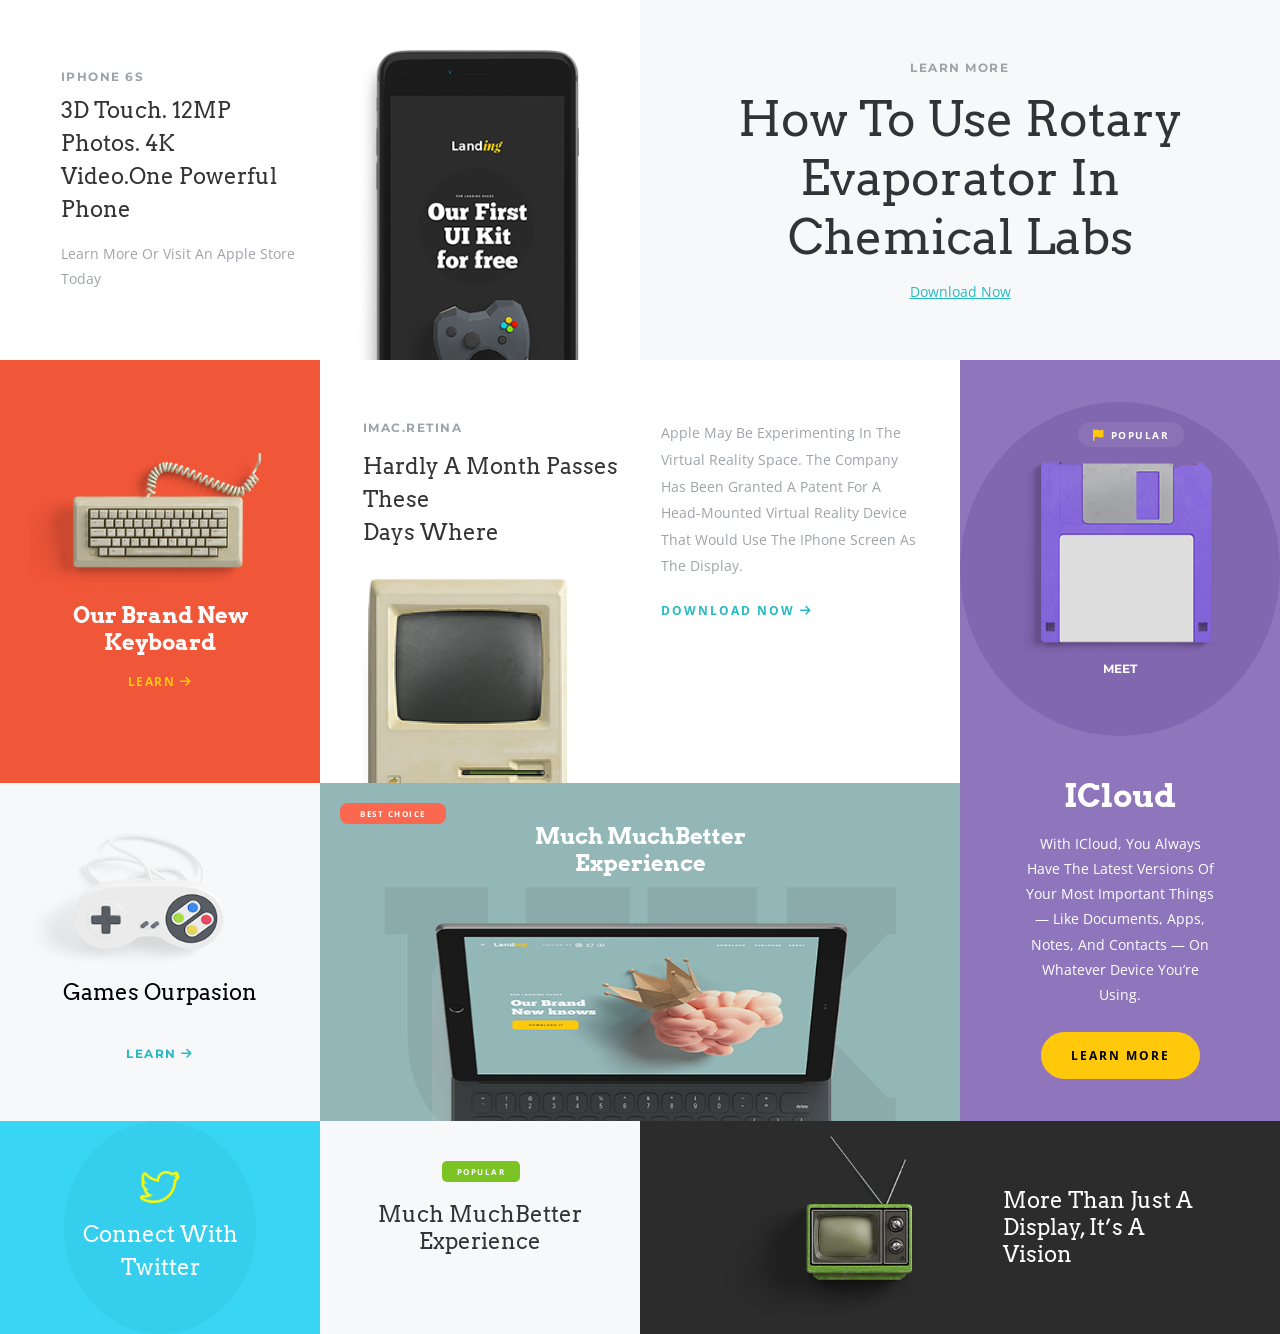
<file: Youssef Elgaher Assignment 6(grid)/index.html>
<!DOCTYPE html>
<html lang="en">
<head>
    <meta charset="UTF-8">
    <meta name="viewport" content="width=device-width, initial-scale=1.0">
    <!-- google fonts link start -->
    <link rel="preconnect" href="https://fonts.googleapis.com">
    <link rel="preconnect" href="https://fonts.gstatic.com" crossorigin>
    <link href="https://fonts.googleapis.com/css2?family=Arvo:ital,wght@0,400;0,700;1,400;1,700&family=Montserrat:ital,wght@0,100..900;1,100..900&family=Open+Sans:ital,wght@0,300..800;1,300..800&display=swap" rel="stylesheet">
    <!-- google fonts link end -->

    <!-- font awesome link start  -->
    <link rel="stylesheet" href="https://cdnjs.cloudflare.com/ajax/libs/font-awesome/6.7.2/css/all.min.css" integrity="sha512-Evv84Mr4kqVGRNSgIGL/F/aIDqQb7xQ2vcrdIwxfjThSH8CSR7PBEakCr51Ck+w+/U6swU2Im1vVX0SVk9ABhg==" crossorigin="anonymous" referrerpolicy="no-referrer" />
    <!-- font awesome link end  -->

    <link rel="stylesheet" href="css/style.css">
    <link rel="stylesheet" href="css/media.css">
    <title>grid</title>
</head>
<body>
    <div class="gallery_grid">
        
        <div class="card card_1">
                <div class="card_1_text">
                    <h4>IPHONE 6S</h4>
                    <h2>3D Touch. 12MP <br> photos. 4K <br> video.One powerful <br> phone</h2>
                    <p>Learn more or visit an Apple Store <br> today</p>
                </div>  
    
                <div class="card_1_photo">
                    <img src="./images/5bc2f42d9f9d5c2db96e7aa2_Img.png" alt="iphone image">
                </div>
        </div>

        <div class="card card_2">
            <div class="card_2_text">
                <h4>LEARN MORE</h4>
                <h2>
                    How to Use Rotary <br> Evaporator in <br> Chemical Labs
                </h2>

                <a href="#">Download now</a>
            </div>
        </div>

        <div class="card card_3">

            <div class="card_3_image">
                <img src="./images/5bc2f42e5b2ebf1f70525e52_Keyboard.png" alt="Keyboard image">
            </div>

            <div class="card_3_text">
                <h2>Our Brand New <br> Keyboard</h2>
                <a href="#">LEARN <i class="fa-solid fa-arrow-right"></i> </a>  
            </div>
        </div>

        <div class="card card_4">
            <div class="col_1">
                <h4>IMAC.RETINA</h4>
                <h2>Hardly a month passes these <br> days where</h2>
                <div class="col_1_image">
                    <img src="./images/Macintosh.png" alt="Macintosh image">
                </div>
            </div>

            <div class="col_2">
                <p>
                    Apple may be experimenting in the virtual reality space. 
                    The company has been granted a patent for a head-mounted 
                    virtual reality device that would use the iPhone screen 
                    as the display.
                </p>
                <a href="#">
                    DOWNLOAD NOW <i class="fa-solid fa-arrow-right"></i> 
                </a>
            </div>
        </div>

        <div class="card card_5"> 
            <div class="card_5_image">
                <div class="details">
                    <p> <span><i class="fa-solid fa-flag"></i></span>POPULAR</p>
                </div>

                <div class="image">
                    <img src="./images/5bc2f42de46b0e56a5607bd7_Floppy.png" alt="Floppy image">
                </div>
                <h4>MEET</h4>
            </div>

            <div class="card_5_text">
                <h2>iCloud</h2>
                <p>
                    With iCloud, you always have the latest versions 
                    of your most important things — like documents, 
                    apps, notes, and contacts — 
                    on whatever device you’re using.
                </p>
                <a href="#">LEARN MORE</a>
            </div>
        </div>

        <div class="card card_6">
            <div class="card_6_image">
                <img src="./images/5bc2f42dccad941a506d145c_Controller.png" alt="Controller image">
            </div>

            <div class="card_6_text">
                <h2>Games ourpasion</h2>
                <a href="#">LEARN <i class="fa-solid fa-arrow-right"></i></a>
            </div>
        </div>

        <div class="card card_7">
            <div class="details">
                <p>BEST CHOICE</p>
            </div>

            <div class="text">
                <h2>Much MuchBetter <br> Experience</h2>
            </div>

            <div class="card_7_image">
                    <img src="./images/iPad Pro.png" alt="iPad Pro image">
            </div>
        </div>

        <div class="card card_8">
            <div class="card_8_content">
                <img src="./images/5bc2f42dac429123bdd925dc_twitter.png" alt="twitter image">
                <h2>Connect with <br> Twitter</h2>
            </div>
        </div>

        <div class="card card_9">
            <div class="details">
                <p>POPULAR</p>
            </div>
            <div class="text">
                <h2>Much MuchBetter <br> Experience</h2>
            </div>
            
        </div>

        <div class="card card_10">
            <div class="card_10_image">
                <img src="./images/5bc2f42eccad9470ed6d145d_TV.png" alt="tv image">
            </div>

            <div class="text">
                <h2>More than just a display,  it’s a vision</h2>
            </div>
        </div>
    </div>
</body>
</html>
</file>
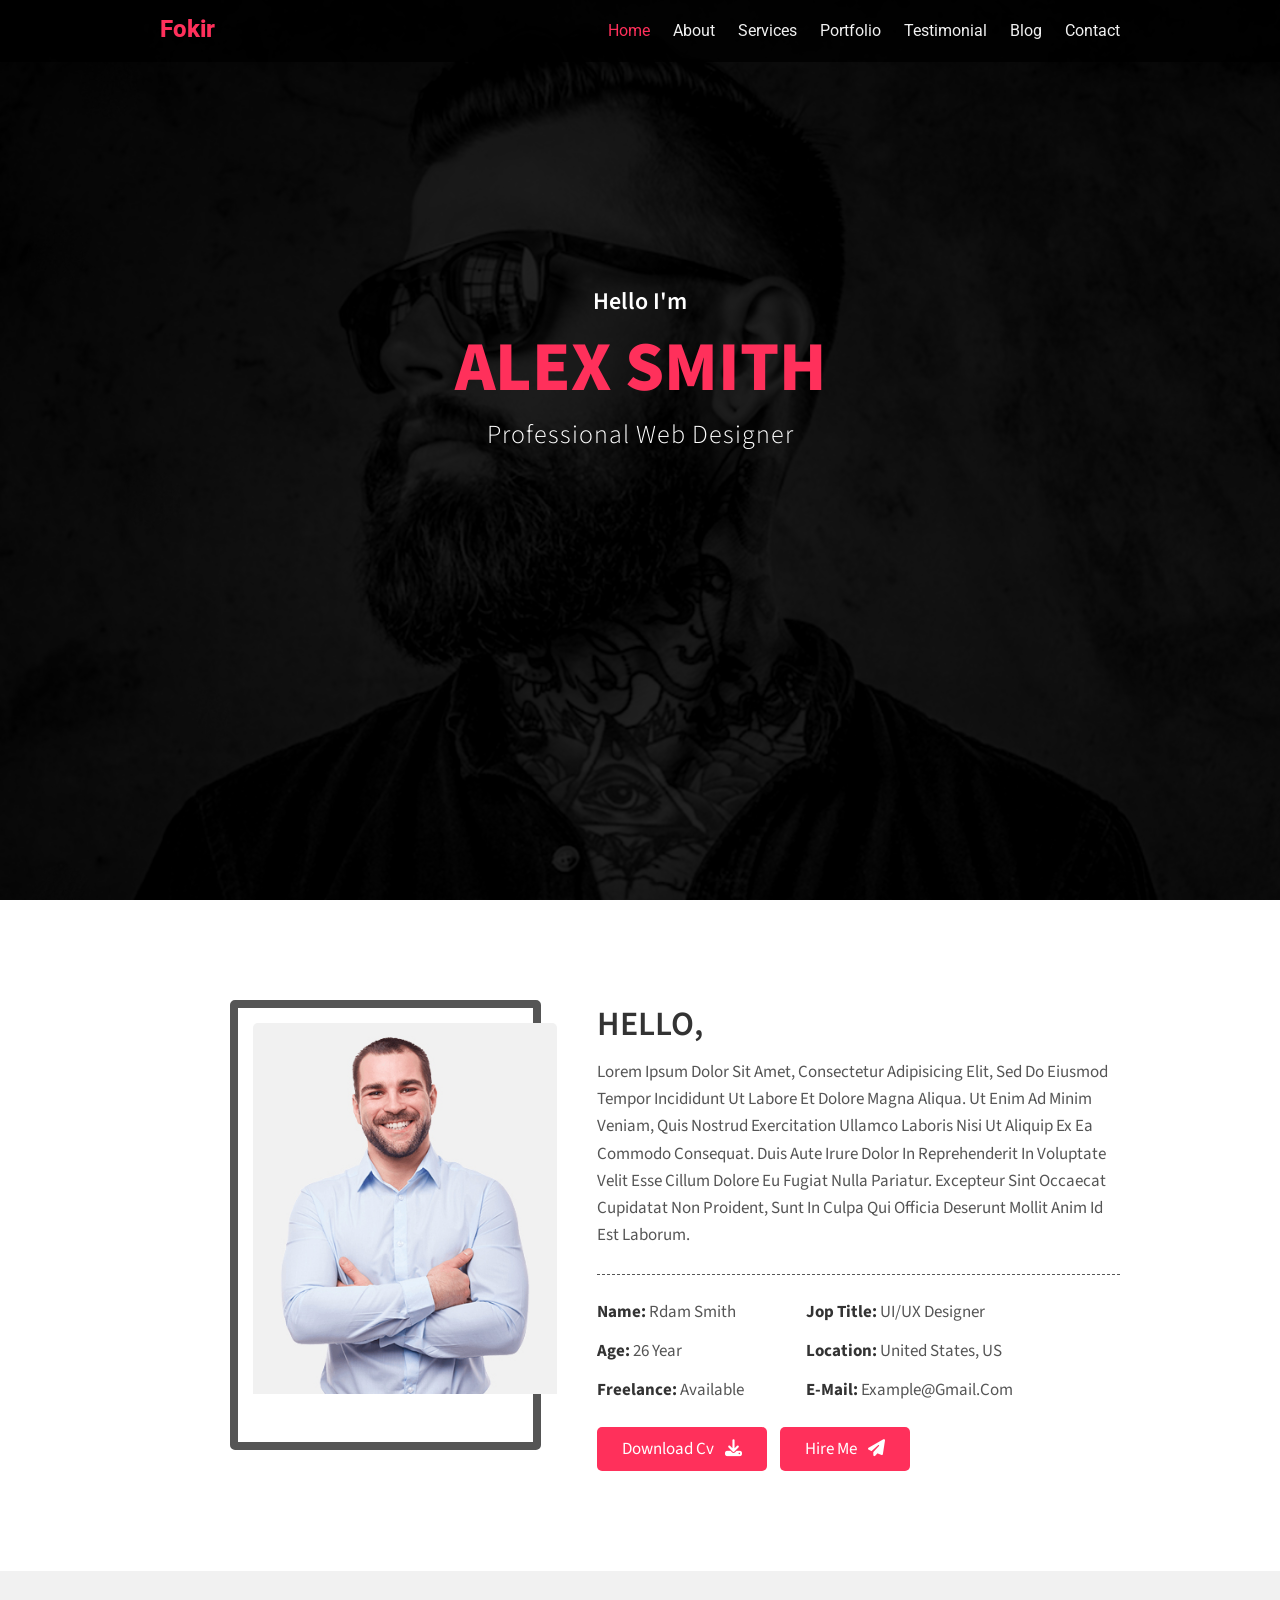
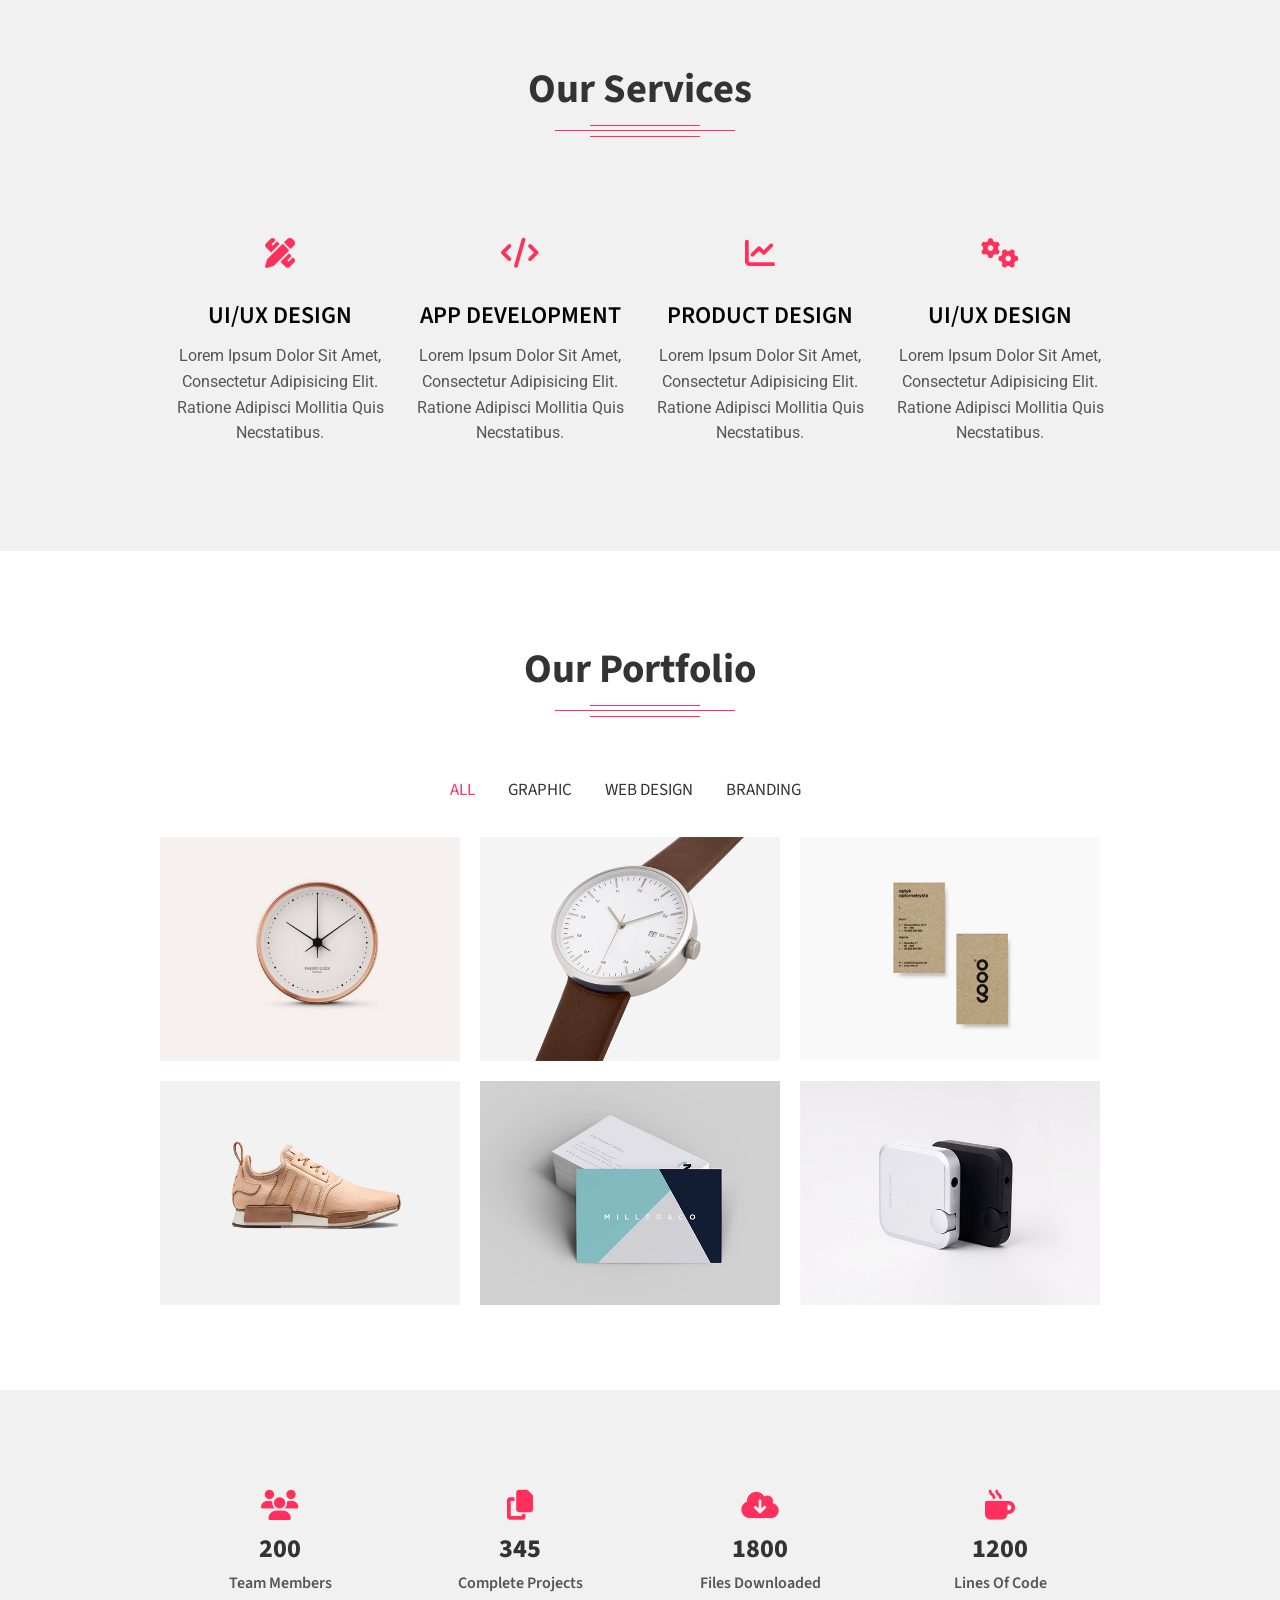
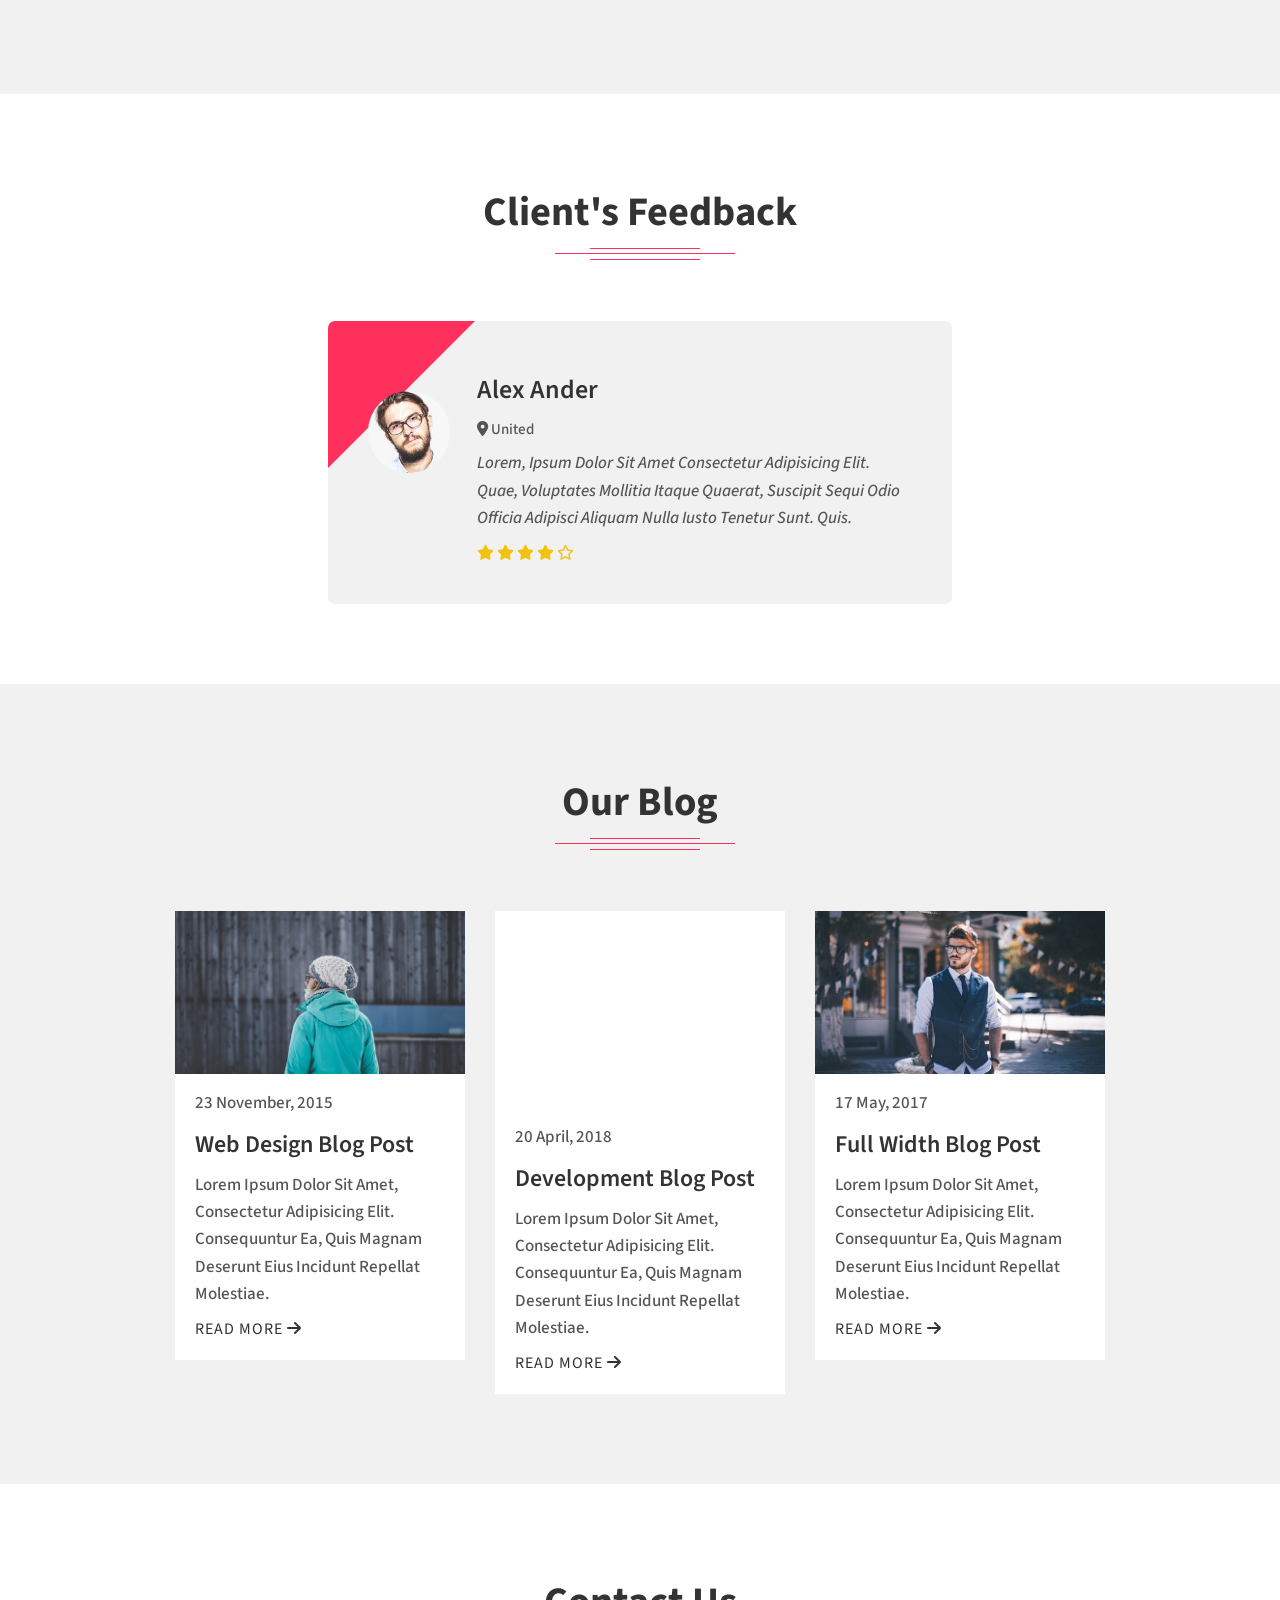
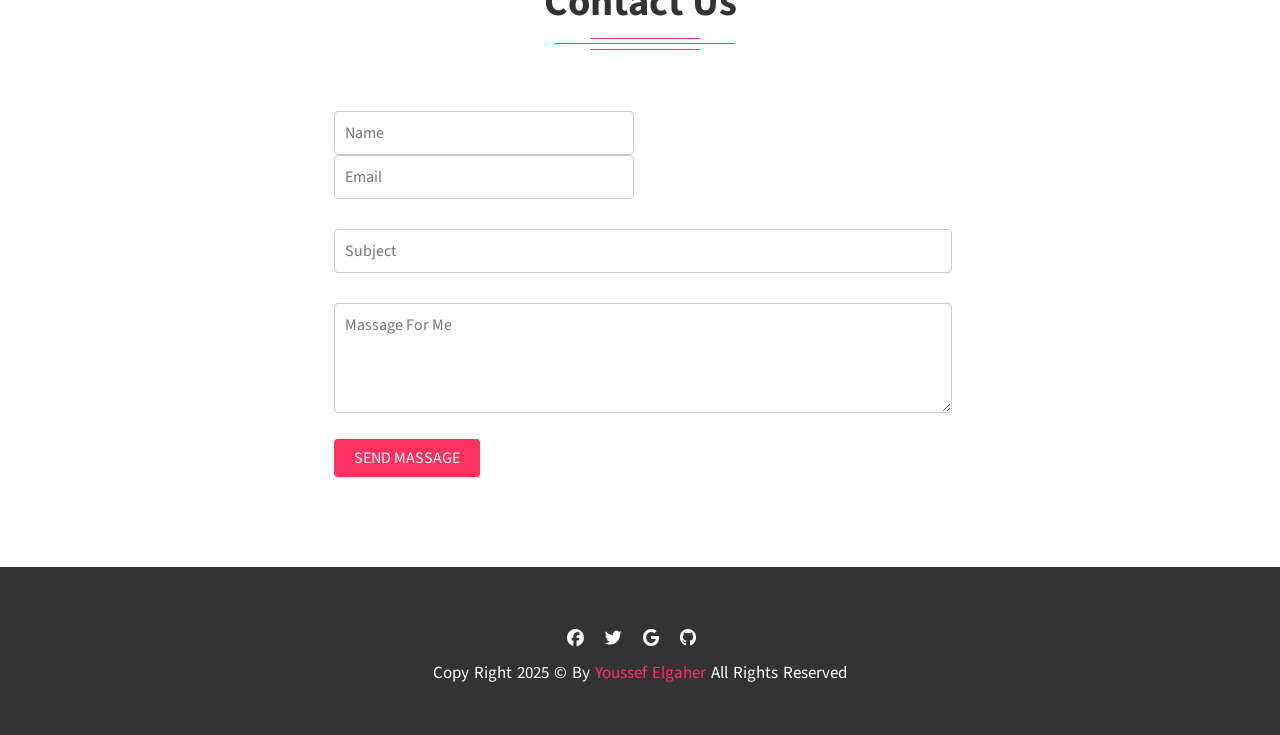
<file: Youssef Elgaher Assignment4(fokir)/index.html>
<!DOCTYPE html>
<html lang="en">
  <head>
    <meta charset="UTF-8" />
    <meta name="viewport" content="width=device-width, initial-scale=1.0" />
    <!--!=============== custom google font link ==================  -->
    <link rel="preconnect" href="https://fonts.googleapis.com" />
    <link rel="preconnect" href="https://fonts.gstatic.com" crossorigin />
    <link href="https://fonts.googleapis.com/css2?family=Roboto:ital,wght@0,100..900;1,100..900&family=Source+Sans+3:ital,wght@0,200..900;1,200..900&display=swap" rel="stylesheet"/>
    <!--!============== custom font-awesome link ====================!-->
    <link
      rel="stylesheet"
      href="https://cdnjs.cloudflare.com/ajax/libs/font-awesome/6.7.2/css/all.min.css"
    />
    <!-- !================= custom css file link ==================  -->
    <link rel="stylesheet" href="css/style.css" />

    <!-- !================= custom media query css file link ==================  -->
    <link rel="stylesheet" href="css/media.css" />

    <title>fokir</title>
  </head>
  <body>
    <!--!=====================header section start===================!-->
    <div class="header" id="home">
      <div class="layer">
        <div class="navbar">
          <div class="container">
            <div class="logo">
              <a href="#">Fokir</a>
            </div>

            <div class="nav_menu">
              <ul>
                <li>
                  <a href="#home" class="active">home</a>
                </li>
                <li>
                  <a href="#about">about</a>
                </li>
                <li>
                  <a href="#services">services</a>
                </li>
                <li>
                  <a href="#portfolio">portfolio</a>
                </li>
                <li>
                  <a href="#testimonial">testimonial</a>
                </li>
                <li>
                  <a href="#blog">blog</a>
                </li>
                <li>
                  <a href="#contact">contact</a>
                </li>
              </ul>
            </div>
            <div class="clear_fix"></div>
          </div>
        </div>

        <div class="header_content">
          <h4>Hello i'm</h4>
          <h1>alex smith</h1>
          <p>professional Web Designer</p>
        </div>
      </div>
    </div>
    <!--!=====================header section end===================!-->

    <!--!================= About section start =====================!-->
    <div class="about" id="about">
      <div class="container">
        <div class="about_img">
          <div class="wrapper">
            <div class="img_effect">
              <img src="images/about__image.jpg" alt="personal image" />
              <div class="about_caption">
                <div class="social_icon">
                  <a href="#"><i class="fa-brands fa-facebook"></i></a>
                  <a href="#"><i class="fa-brands fa-twitter"></i></a>
                  <a href="#"><i class="fa-brands fa-google"></i></a>
                  <a href="#"><i class="fa-brands fa-github"></i></a>
                </div>
              </div>
            </div>
          </div>
        </div>

        <div class="about_content">
          <h3><span></span> hello,</h3>
          <p>
            Lorem ipsum dolor sit amet, consectetur adipisicing elit, sed do
            eiusmod tempor incididunt ut labore et dolore magna aliqua. Ut enim
            ad minim veniam, quis nostrud exercitation ullamco laboris nisi ut
            aliquip ex ea commodo consequat. Duis aute irure dolor in
            reprehenderit in voluptate velit esse cillum dolore eu fugiat nulla
            pariatur. Excepteur sint occaecat cupidatat non proident, sunt in
            culpa qui officia deserunt mollit anim id est laborum.
          </p>
          <div class="personal_info">
            <ul>
              <li><span>name:</span> Rdam smith</li>
              <li><span>jop title:</span> UI/UX Designer</li>
              <li><span>age:</span> 26 Year</li>
              <li><span>location:</span> United States, US</li>
              <li><span>freelance:</span> Available</li>
              <li>
                <span>e-mail:</span>
                <a href="#">example@gmail.com</a>
              </li>
            </ul>
          </div>
          <div class="about_btn">
            <a href="#" class="btn"
              >download cv <i class="fa-solid fa-download"></i>
            </a>
            <a href="#" class="btn"
              >hire me <i class="fa-solid fa-paper-plane"></i>
            </a>
          </div>
        </div>

        <div class="clear_fix"></div>
      </div>
    </div>
    <!--!================= About section end =======================!-->

    <!--!================= Services section start =======================!-->
    <div class="services" id="services">
      <div class="container">
        <div class="section_header">
          <h2>our services</h2>
        </div>
        <div class="card_wrapper">
          <div class="card">
            <i class="fa-solid fa-pen-ruler"></i>
            <h4>UI/UX DESIGN</h4>
            <p>
              Lorem ipsum dolor sit amet, consectetur adipisicing elit. Ratione
              adipisci mollitia quis necstatibus.
            </p>
          </div>

          <div class="card">
            <i class="fa-solid fa-code"></i>
            <h4>APP DEVELOPMENT</h4>
            <p>
              Lorem ipsum dolor sit amet, consectetur adipisicing elit. Ratione
              adipisci mollitia quis necstatibus.
            </p>
          </div>

          <div class="card">
            <i class="fa-solid fa-chart-line"></i>
            <h4>PRODUCT DESIGN</h4>
            <p>
              Lorem ipsum dolor sit amet, consectetur adipisicing elit. Ratione
              adipisci mollitia quis necstatibus.
            </p>
          </div>

          <div class="card">
            <i class="fa-solid fa-gears"></i>
            <h4>UI/UX DESIGN</h4>
            <p>
              Lorem ipsum dolor sit amet, consectetur adipisicing elit. Ratione
              adipisci mollitia quis necstatibus.
            </p>
          </div>
          <div class="clear_fix"></div>
        </div>
      </div>
    </div>
    <!--!================= Services section end =======================!-->

    <!--!================= portfolio section start =======================!-->
    <div class="portfolio" id="portfolio">
      <div class="container">
        <div class="section_header">
          <h2>our portfolio</h2>
        </div>

        <div class="portfolio_menu">
          <ul>
            <li><a href="#" class="active">all</a></li>
            <li><a href="#">graphic</a></li>
            <li><a href="#">web design</a></li>
            <li><a href="#">branding</a></li>
          </ul>
        </div>

        <div class="porto_wrap">
          <div class="porto_card">
            <div class="inner">
              <img src="images/portfolio1.jpg" alt="porto image" />
              <div class="card_layer">
                <i class="fa-solid far fa-file-image"></i>
              </div>
            </div>
          </div>

          <div class="porto_card">
            <div class="inner">
              <img src="images/portfolio2.jpg" alt="porto image" />
              <div class="card_layer">
                <i class="fa-solid fas fa-link"></i>
              </div>
            </div>
          </div>

          <div class="porto_card">
            <div class="inner">
              <img src="images/portfolio3.jpg" alt="porto image" />
              <div class="card_layer">
                <i class="fa-solid fas fa-file-video"></i>
              </div>
            </div>
          </div>

          <div class="porto_card">
            <div class="inner">
              <img src="images/portfolio4.jpg" alt="porto image" />
              <div class="card_layer">
                <i class="fa-solid far far fa-file-image"></i>
              </div>
            </div>
          </div>

          <div class="porto_card">
            <div class="inner">
              <img src="images/portfolio5.jpg" alt="porto image" />
              <div class="card_layer">
                <i class="fa-solid far fa-link"></i>
              </div>
            </div>
          </div>

          <div class="porto_card">
            <div class="inner">
              <img src="images/portfolio6.jpg" alt="porto image" />
              <div class="card_layer">
                <i class="fa-solid far fa-file-image"></i>
              </div>
            </div>
          </div>

          <div class="clear_fix"></div>
        </div>
      </div>
    </div>
    <!--!================= portfolio section end =======================!-->

    <!--!================= counter section start =======================!-->
    <div class="counter">
      <div class="container">
        <div class="count_wrapper">
          <div class="count_card">
            <i class="fa-solid fa-users"></i>
            <h4>200</h4>
            <p>Team members</p>
          </div>

          <div class="count_card">
            <i class="fa-solid fa-copy"></i>
            <h4>345</h4>
            <p>Complete Projects</p>
          </div>

          <div class="count_card">
            <i class="fa-solid fa-cloud-arrow-down"></i>
            <h4>1800</h4>
            <p>Files Downloaded</p>
          </div>

          <div class="count_card">
            <i class="fa-solid fa-mug-hot"></i>
            <h4>1200</h4>
            <p>Lines Of Code</p>
          </div>
          <div class="clear_fix"></div>
        </div>
      </div>
    </div>
    <!--!================= counter section end =======================!-->

    <!--!================= feedback section start =======================!-->
    <div class="feedback" id="testimonial">
      <div class="container">
        <div class="section_header">
          <h2>client's feedback</h2>
        </div>
        <div class="feed_card">
          <div class="feed_img">
            <img src="images/feedback.jpg" alt="feedback image" />
          </div>
          <div class="feed_content">
            <h4>alex ander</h4>
            <a href="#">
              <span>
                <i class="fa-solid fas fas fas fas fa-map-marker-alt"></i>
                united
              </span>
            </a>
            <p>
              Lorem, ipsum dolor sit amet consectetur adipisicing elit. Quae,
              voluptates mollitia itaque quaerat, suscipit sequi odio officia
              adipisci aliquam nulla iusto tenetur sunt. Quis.
            </p>

            <div class="rate">
              <span><i class="fa-solid far fa-star"></i></span>
              <span><i class="fa-solid fa-star"></i></span>
              <span><i class="fa-solid fa-star"></i></span>
              <span><i class="fa-solid fa-star"></i></span>
              <span><i class="fa-solid fa-star empty"></i></span>
            </div>
          </div>
          <div class="clear_fix"></div>
        </div>
      </div>
    </div>
    <!--!================= feedback section end =======================!-->

    <!--!================= blog section start =======================!-->

    <div class="blog" id="blog">
      <div class="container">
        <div class="section_header">
          <h2>our blog</h2>
        </div>

        <div class="blog_wrap">
          <div class="blog_card">
            <div class="blog_info">
              <img src="images/blog1.jpg" alt="blog image" />

              <div class="blog_details">
                <p>23 November, 2015</p>
                <h4><a href="#">web design Blog Post</a></h4>
                <p>
                  Lorem ipsum dolor sit amet, consectetur adipisicing elit.
                  Consequuntur ea, quis magnam deserunt eius incidunt repellat
                  molestiae.
                </p>
                <span>
                  <a href="#">
                    read more
                    <i class="fa-solid far far fa-arrow-right"></i>
                  </a>
                </span>
              </div>
            </div>
          </div>

          <div class="blog_card">
            <div class="blog_info">
              <iframe
                height="197"
                src="https://www.youtube.com/embed/uVju5--RqtY?si=aKvnvOP-kZPOvS3h"
                title="YouTube video player"
                frameborder="0"
                allow="accelerometer; autoplay; clipboard-write; encrypted-media; gyroscope; picture-in-picture; web-share"
                referrerpolicy="strict-origin-when-cross-origin"
                allowfullscreen
              ></iframe>

              <div class="blog_details">
                <p>20 April, 2018</p>
                <h4><a href="#">development Blog Post</a></h4>
                <p>
                  Lorem ipsum dolor sit amet, consectetur adipisicing elit.
                  Consequuntur ea, quis magnam deserunt eius incidunt repellat
                  molestiae.
                </p>
                <span>
                  <a href="#">
                    read more
                    <i class="fa-solid far far fa-arrow-right"></i>
                  </a>
                </span>
              </div>
            </div>
          </div>

          <div class="blog_card">
            <div class="blog_info">
              <img src="images/blog3 (1).jpg" alt="blog image" />

              <div class="blog_details">
                <p>17 May, 2017</p>
                <h4><a href="#">Full Width Blog Post</a></h4>
                <p>
                  Lorem ipsum dolor sit amet, consectetur adipisicing elit.
                  Consequuntur ea, quis magnam deserunt eius incidunt repellat
                  molestiae.
                </p>
                <span>
                  <a href="#">
                    read more
                    <i class="fa-solid far far fa-arrow-right"></i>
                  </a>
                </span>
              </div>
            </div>
          </div>

          <div class="clear_fix"></div>
        </div>
      </div>
    </div>

    <!--!================= blog section end =======================!-->

    <!--!================= contact section start =======================!-->
    <div class="contact" id="contact">
      <div class="container">
        <div class="section_header">
          <h2>contact us</h2>
        </div>

        <form action="">
          <div class="personal">
            <input
              type="text"
              name="name"
              placeholder="Name"
              minlength="3"
              maxlength="40"
              required
            />
            <input type="email" name="email" placeholder="Email" required  class="email"/>
          </div>

          <input
            type="text"
            name="subject"
            placeholder="Subject"
            minlength="50"
            requierd
            class="subject"
          />
          <textarea
            name="massage"
            id=""
            placeholder="Massage For Me"
            rows="4"
            required
          ></textarea>
          <input type="submit" value="send massage" class="submit" />
        </form>
      </div>
    </div>
    <!--!================= contact section end =======================!-->

    <div class="footer">
      <div class="social_link">
        <a href="#"><i class="fa-brands fa-facebook"></i></a>
        <a href="#"><i class="fa-brands fa-twitter"></i></a>
        <a href="#"><i class="fa-brands fa-google"></i></a>
        <a href="#"><i class="fa-brands fa-github"></i></a>
      </div>

      <p>
        Copy Right 2025 © By <span>Youssef Elgaher</span> All Rights
        Reserved
      </p>
    </div>
  </body>
</html>
</file>
<file: Youssef Elgaher Assignment 6(grid)/css/style.css>
*
{
    margin: 0;
    padding: 0;
    box-sizing: border-box;
    font-family: "Open Sans", sans-serif;
    font-family: "Arvo", serif;
    font-family: "Montserrat", sans-serif;
}

.gallery_grid
{
    display: grid;
    grid-template-columns: repeat(4 , 25%);
    grid-template-areas: 
    "card_1 card_1 card_2 card_2 "
    "card_1 card_1 card_2 card_2 "
    "card_3 card_4 card_4 card_5 "
    "card_3 card_4 card_4 card_5 "
    "card_6 card_7 card_7 card_5 "
    "card_6 card_7 card_7 card_5 "
    "card_8 card_9 card_10 card_10 "
    ;
}

/*!=========== card_1 style start ==========!*/

.card_1
{
    background-color: #FFFFFF;
    grid-area: card_1;
    display: flex;
    justify-content: space-evenly;
    align-items: center;
}

.card_1_text
{
    
    display: flex;
    flex-direction: column;
}

.card_1_text h4
{
    color:#9FA3A7;
    font-size: 0.75rem;
    font-weight: 700;
    font-family: "Montserrat", sans-serif;
    padding-bottom: 0.625rem;
    letter-spacing: 0.0938rem;
    font-family: Montserrat, sans-serif;
}

.card_1_text h2
{
    color:#333333;
    font-size: 1.375rem;
    font-weight: 400;
    line-height: 1.5;
    font-family: Arvo, sans-serif;
}

.card_1_text p 
{
    color:#9FA3A7;
    font-size: 0.875rem;
    font-weight: 400;
    padding-top: 0.9375rem;
    line-height: 1.8;
    font-family: "Open Sans", sans-serif;

}

.card_1_photo
{
    width:35% ;
    padding-top: 3.125rem;
    filter: drop-shadow(0 0 0.625rem 0.6);
}

.card_1_photo img
{
    width: 100%;
    display: block;
}
/*!=========== card_1 style end ==========!*/

/*!=========== card_2 style start ==========!*/
.card_2
{
    background-color: #F7F8F9;
    grid-area: card_2;
    display: flex;
    justify-content:center;
    align-items: center;
    text-align: center;
    padding:3.125rem;
}

.card_2_text h4
{
    color:#9FA3A7;
    font-size: 0.75rem;
    font-weight: 700;
    font-family: "Montserrat", sans-serif;
    padding-bottom: 0.9375rem;
    letter-spacing: 0.0938rem;
    font-family: Montserrat, sans-serif;
}

.card_2_text h2
{
    color:#333333;
    font-size: 3rem;
    font-weight: 400;
    font-family: Arvo, sans-serif;
}

.card_2_text a
{
    color:#27b9c2;
    font-size: 0.875rem;
    display: inline-block;
    padding-top: 0.9375rem;
    font-family: "Open Sans", sans-serif;
    text-decoration: underline;
}
/*!=========== card_2 style end ==========!*/

/*!=========== card_3 style start ==========!*/
.card_3
{
    background-color: #F05638;
    grid-area: card_3;
    display: flex;
    flex-direction: column;
    justify-content: center;
    align-items: center;
    padding: 3.125rem 1.875rem;
    text-align: center;
}

.card_3 .card_3_image 
{
    width: 100%;
    
}

.card_3 .card_3_image img 
{
    width: 100%;
    display: block;
}

.card_3_text h2 
{
    color:#fffbfb;
    font-size: 1.375rem;
    font-weight: 700;
    padding: 0.9375rem 0rem;
    font-family: Arvo, sans-serif;
}

.card_3_text a 
{
    color:#ffc80a;
    font-size: 0.75rem;
    font-weight: 700;
    letter-spacing: 0.0938rem;
    font-family: "Open Sans", sans-serif;
    
}
/*!=========== card_3 style end ==========!*/

/*!=========== card_4 style start ==========!*/
.card_4
{
    background-color: #FFFFFF;
    grid-area: card_4;
    display: flex;
    justify-content: space-evenly;
    padding-top: 3.75rem;

}

.card_4 .col_1
{
    width: 40%;
    display: flex;
    flex-direction: column;
    align-items: start;
}

.card_4 .col_1 h4 
{
    color:#9FA3A7;
    font-size: 0.75rem;
    font-weight: 700;
    font-family: "Montserrat", sans-serif;
    padding-bottom: 0.9375rem;
    letter-spacing: 0.0938rem;
    font-family: Montserrat, sans-serif;
}

.card_4 .col_1 h2 
{
    color:#333333;
    font-size: 1.375rem;
    font-weight: 400;
    line-height: 1.5;
    padding-bottom: 1.875rem;
    font-family: Arvo, sans-serif;
}

.col_1_image
{
    width: 60%;
}

.col_1_image img
{
    width: 100%;
    display: block;
}

.card_4 .col_2
{
    width: 40%;
}

.card_4 .col_2 p 
{
    color:#9fa3a7;
    font-size: 0.875rem;
    padding-bottom: 1.25rem;
    font-weight: 400;
    line-height: 1.9;
    font-family: "Open Sans", sans-serif; 
}

.card_4 .col_2 a 
{
    display: inline-block;
    color:#27b9c2;
    font-size: 0.75rem;
    font-weight: 700;
    letter-spacing: 0.125rem;
    font-family: "Open Sans", sans-serif;
}
/*!=========== card_4 style end ==========!*/

/*!=========== card_5 style start ==========!*/
.card_5
{
    background-color: #8F76BC;
    grid-area: card_5;
    display: flex;
    flex-direction: column;
    justify-content: center;
    align-items: center;
    text-align: center;
    gap:2.5rem;
    padding: 30px 0px;
}

.card_5_image 
{
    background-color: #8166B0;
    position: relative;
    display: flex;
    flex-direction: column;
    align-items: center;
    padding: 3.75rem 0rem;
    border-radius: 50%;
}

.card_5 .details 
{
    background-color: #8B72B6;
    position: absolute;
    top:1.25rem;
    left:37%;
    padding:0.3125rem 0.9375rem;
    border-radius: 1.25rem;
}

.card_5 .details p 
{
    color:#ffffff;
    font-size: 0.625rem;
    font-weight: 700;
    letter-spacing: 0.0938rem;
    font-family: "Open Sans", sans-serif;
}

.card_5 .details p span 
{
    color:#FFC80A;
    font-size: 0.75rem;
    padding-right: 0.3125rem;
}

.card_5_image .image 
{
    width: 60%;
}

.card_5_image .image img 
{
    width: 100%;
    display: block;
}

.card_5_image h4 
{
    color:#ffffff;
    font-size: 0.75rem;
    font-weight: 700;
    font-family: Montserrat, sans-serif;
}

.card_5_text
{
    width: 60%;
}

.card_5_text h2 
{
    color:#fff;
    font-size: 2rem;
    font-weight: 700;
    font-family: Arvo, sans-serif;
}

.card_5_text p 
{
    color:#fff;
    font-size: 0.875rem;
    font-weight: 400;
    font-family: "Open Sans", sans-serif;
    padding-top: 0.9375rem;
    padding-bottom: 1.5625rem;
    line-height:1.8;
}

.card_5_text a 
{
    color:#000000;
    font-size: 0.75rem;
    font-weight: 700;
    letter-spacing: 0.125rem;
    font-family: "Open Sans", sans-serif;
    background-color: #FFC80A;
    display: inline-block;
    padding: 0.9375rem 1.875rem;
    border-radius: 1.5625rem;
}

/*!=========== card_5 style end ==========!*/

/*!=========== card_6 style start ==========!*/
.card_6
{
    background-color: #F7F8F9;
    grid-area: card_6;
    display: flex;
    flex-direction: column;
    justify-content: center;
    padding: 3.125rem 1.875rem;
    text-align: center;
    
}

.card_6 .card_6_image 
{
    width: 75%;  
}

.card_6 .card_6_image img 
{
    width: 100%;
    display: block;
}

.card_6_text h2 
{
    font-size: 1.375rem;
    font-weight: 400;
    padding: 0.9375rem 0rem;
    font-family: Arvo, sans-serif;
}

.card_6_text a 
{
    color:#27b9c2;
    font-size: 0.75rem;
    font-weight: 700;
    letter-spacing: 0.0938rem;
    display: inline-block;
    padding-top: 1.5625rem;
    padding-bottom: 0.625rem;
    
}
/*!=========== card_6 style end ==========!*/

/*!=========== card_7 style start ==========!*/
.card_7
{
    background-image: url(../images/bg.png);
    background-repeat: no-repeat;
    background-size: 80%;
    background-position: bottom;
    background-color: #93B6B7;
    grid-area: card_7;
    position: relative;
    display: flex;
    flex-direction: column;
    align-items: center;
    justify-content: space-between;
}

.card_7 .details 
{
    background-color: #FA684F;
    position: absolute;
    top:1.25rem;
    left:1.25rem;
    padding:0.3125rem 1.25rem;
    border-radius: 0.5rem;
}

.card_7 .details p 
{
    color:#ffffff;
    font-size: 0.5rem;
    font-weight: 700;
    letter-spacing: 0.0938rem;
    font-family: "Open Sans", sans-serif;
}

.card_7 .text 
{
    text-align: center;
    margin-top: 2.5rem;
}

.card_7 .text h2 
{
    color:#ffffff;
    font-size: 1.375rem;
    font-weight: 700;
    font-family: Arvo, sans-serif;
}

.card_7_image 
{
    width: 65%;
}

.card_7_image img 
{
    width: 100%;
    display: block;
}
/*!=========== card_7 style end ==========!*/

/*!=========== card_8 style start ==========!*/

.card_8
{
    background-color: #38D5F4;
    grid-area: card_8;
    display: flex;
    justify-content: center;
    align-items: center;
}

.card_8_content
{
    display: flex;
    flex-direction: column;
    align-items: center;
    justify-content: center;
    background-color: #35CFED;
    padding: 3.125rem 0rem;
    width: 60%;
    border-radius: 50%;
    text-align: center;
}

.card_8_content img
{
    width: 2.5rem;
}

.card_8_content h2
{
    color:#fff;
    font-size: 1.375rem;
    font-weight: 400;
    padding-top: 0.9375rem;
    text-align: center;
    line-height: 1.5;
    font-family: Arvo, sans-serif;
}
/*!=========== card_8 style end ==========!*/

/*!=========== card_9 style start ==========!*/
.card_9
{
    background-color: #F7F8F9;
    grid-area: card_9;
    position: relative;
    text-align: center;
    display: flex;
    align-items: center;
    justify-content: center;
}

.card_9 .details 
{
    background-color: #7BC424;
    position: absolute;
    top:2.5rem;
    left:38%;
    padding:0.3125rem 0.9375rem;
    border-radius: 0.3125rem;
}

.card_9 .details p 
{
    color:#ffffff;
    font-size: 0.5rem;
    font-weight: 700;
    letter-spacing: 0.0938rem;
    font-family: "Open Sans", sans-serif;
}

.card_9 .text h2 
{
    color:#333333;
    font-size: 1.375rem;
    font-weight: 400;
    font-family: Arvo, sans-serif;
}
/*!=========== card_9 style end ==========!*/

/*!=========== card_10 style start ==========!*/
.card_10
{
    background-color: #2C2C2C;
    grid-area: card_10;
    display: flex;
    align-items: center;
    justify-content: space-evenly;
}


.card_10_image 
{
    width: 30%;
}

.card_10_image img 
{
    width: 100%;
    display: block;
}

.card_10 .text 
{
    width: 30%;
}
.card_10 .text h2 
{
    color:#ffffff;
    font-size: 1.375rem;
    font-weight: 400;
    font-family: Arvo, sans-serif;
}


/*!=========== card_10 style end ==========!*/
</file>
<file: Youssef Elgaher Assignment 6(grid)/css/media.css>
*
{
    margin: 0;
    padding: 0;
    box-sizing: border-box;
    text-transform: capitalize;
    text-decoration: none;
    list-style: none;
    outline: none;
    scroll-behavior: smooth;
    transition: all 0.4s ease-in;
}

@media (max-width: 1280px)
{

    /*!================= card_4 style =========!*/
    
    .col_1_image
    {
        width: 100%;
    }

    .col_1_image img
    {
        width: 80%;
    }

}


@media (max-width:1024px)
{
    html 
    {
    font-size: 14px;
    }

    .gallery_grid
    {
    display: grid;
    grid-template-columns: repeat(4 , 25%);
    grid-template-areas: 
    "card_2 card_2 card_2 card_2 "
    "card_2 card_2 card_2 card_2 "

    "card_1 card_1 card_1 card_1"
    "card_1 card_1 card_1 card_1 "

    "card_3 card_3 card_6 card_6 "
    "card_3 card_3 card_6 card_6 "


    "card_4 card_4 card_4 card_4 "
    "card_4 card_4 card_4 card_4 "

    "card_8 card_8 card_5 card_5 "
    "card_8 card_8 card_5 card_5 "
    "card_7 card_7 card_5 card_5 "
    "card_7 card_7 card_5 card_5 "

    "card_9 card_9 card_9 card_9 "
    "card_10 card_10 card_10 card_10 "
    ;
    }
    /*!=============== card_1 style ===========!*/
    .card_1_photo
    {
        width:20% ;
        padding-top: 3rem;
    }


    /*!================= card_4 style =========!*/
    
    .col_1_image
     {
         width: 60%;
         
         
     }
 
     .col_1_image img
     {
         width: 100%;
         
     }

    /*!========== card_5 style =========!*/

    .card_5_image 
    {
        width: 75%;
        background-color: #8166B0;
        position: relative;
        display: flex;
        flex-direction: column;
        align-items: center;
        padding: 3.75rem 0rem;
        border-radius: 50%;
    }

    /*!========== card_7 style =========!*/
        .card_7 .text 
    {
        text-align: center;
        margin-top: 2.5rem;
        padding-top: 40px;
    }

    .card_7 .text h2 
    {
        color:#ffffff;
        font-size: 1.375rem;
        font-weight: 700;
        padding-top: 20px;
        font-family: Arvo, sans-serif;
    }

    .card_7_image 
    {
        width: 70%;
    }

    /*!========== card_9 style =========!*/
    .card_9 .details 
    {
    background-color: #7BC424;
    position: absolute;
    top:10px;
    left:46%;
    padding:0.3125rem 0.9375rem;
    border-radius: 0.3125rem;
    }

    .card_9 .text 
{
    margin: 40px 0px;
}

.card_9 .text h2 
{
    color:#333333;
    font-size: 1.375rem;
    font-weight: 400;
    font-family: Arvo, sans-serif;
}


    /*!========== card_10 style =========!*/

    .card_10_image 
    {
        width: 15%;
    }

    .card_10_image img 
    {
        width: 100%;
        display: block;
    }
}


@media (max-width:640px)
{
    .gallery_grid
    {
    display: grid;
    grid-template-columns: repeat(4 , 25%);
    grid-template-areas: 
    "card_2 card_2 card_2 card_2 "
    "card_2 card_2 card_2 card_2 "

    "card_1 card_1 card_1 card_1"
    "card_1 card_1 card_1 card_1 "

    "card_3 card_3 card_6 card_6 "
    "card_3 card_3 card_6 card_6 "


    "card_4 card_4 card_4 card_4 "
    "card_4 card_4 card_4 card_4 "

    "card_8 card_8 card_5 card_5 "
    "card_8 card_8 card_5 card_5 "
    "card_7 card_7 card_5 card_5 "
    "card_7 card_7 card_5 card_5 "

    "card_9 card_9 card_9 card_9 "
    "card_10 card_10 card_10 card_10 "
    ;
    }

    /*!=============== card_1 style ===========!*/
    .card_1_photo
    {
        width:45% ;
        padding-top: 3rem;
    }

    

    /*!================= card_4 style =========!*/
    
    .col_1_image
    {
        width: 60%;
    }

    .col_1_image img
    {
        width: 100%;
        
    }

    /*!========== card_5 style =========!*/

    .card_5  
    {
        overflow: hidden;
    }

    .card_5_image 
    {
        width: 120%;
    }

    .card_8_content
    {
        padding: 4.125rem 0rem;
        width: 100%;
    }

    /*!========== card_7 style =========!*/
        .card_7 .text 
    {
        text-align: center;
        margin-top: 2.5rem;
        padding-top: 40px;
    }

    .card_7 .text h2 
    {
        color:#ffffff;
        font-size: 1.375rem;
        font-weight: 700;
        padding-top: 20px;
        font-family: Arvo, sans-serif;
    }

    .card_7_image 
    {
        width: 70%;
    }

    /*!========== card_9 style =========!*/
    .card_9 .details 
    {
        background-color: #7BC424;
        position: absolute;
        top:10px;
        left:43%;
        padding:0.3125rem 0.9375rem;
        border-radius: 0.3125rem;
    }

    /*!========== card_10 style =========!*/

    .card_10_image 
    {
        width: 30%;
    }
    .card_10_image img 
    {
        width: 100%;
        display: block;
    }

    

}
</file>
<file: Youssef Elgaher Assignment4(fokir)/css/style.css>
/*!====================== Global css style ====================!*/
*
{
    margin: 0;
    padding: 0;
    box-sizing: border-box;
    font-family: "Roboto", sans-serif;
    font-family: "Source Sans 3", sans-serif;
    text-transform: capitalize;
    text-decoration: none;
    list-style: none;
    outline: none;
    transition:all 0.4s ease-in;
    scroll-behavior: smooth;
}

.container
{
    width: 75%;
    margin: auto;
}

.clear_fix {
    clear: both;
}


/*!=========== section heading style ===================!*/

.section_header 
{
    color: #333333;
    font-size: 27px;
    font-family: "Source Sans 3", sans-serif;
    font-weight: 600;
    text-align: center;
    padding-bottom: 80px;
    position: relative;
}

.section_header h2::before
{
    content: " ";
    width: 180px;
    height: 1px;
    background-color: rgb(255, 48, 91);
    position: absolute;
    top:0;
    left:50%;
    transform: translateY(69px) translateX(-85px);
}

.section_header h2::after
{
    content: " ";
    width: 110px;
    height: 10px;
    border-top: 1px solid rgb(255, 48, 91);
    border-bottom: 1px solid rgb(255, 48, 91) ;
    position: absolute;
    top:0;
    left:50%;
    transform: translateY(64px) translateX(-50px);
}

/*!====================== header section start =====================!*/
.header 
{
    background-image: url(../images/home__image.jpg);
    background-size: cover;
    background-position: center;
    background-repeat: no-repeat;
    height: 100vh;
    position: relative;
}

.layer 
{
    position: absolute;
    top:0;
    bottom: 0;
    right: 0;
    left:0;
    background-color: rgba(0, 0, 0, 0.8);
}

.navbar 
{
    position: fixed;
    top:0;
    left: 0;
    right: 0;
    z-index: 999;
    background-color: rgba(0, 0, 0, 0.8);
}

.navbar .logo 
{
    float: left;
    padding: 15px 0px;
}

.navbar .logo  a 
{
    color:rgb(255, 48, 91); 
    font-size: 24px;
    font-weight: 800; 
    font-family: "Roboto",sans-serif; 
}

.navbar .nav_menu 
{
    float: right;
    padding: 20px 0px;
    
}

.navbar .nav_menu ul li 
{
    display: inline-block;
    padding-left: 20px;
    
}

.navbar .nav_menu ul li a 
{
    color:rgb(241, 241, 241);
    font-size: 16px;
    font-weight: 300px;
    font-family: "Roboto",sans-serif;
}

.navbar .nav_menu ul li a.active,
.navbar .nav_menu ul li a:hover 
{
    color:rgb(255, 48, 91); 
}

.header_content 
{
    text-align: center;
    padding-top: 285px;
    line-height: 1.4;
}

.header_content h4 
{
    color: White;
    font-size: 24px;
    font-weight: 600;
}

.header_content h1 
{
    color:rgb(255, 48, 91); 
    font-size: 70px;
    font-weight: 800;
    text-transform: uppercase;
    font-family: "Source Sans 3", sans-serif;
}

.header_content p 
{
    font-size: 26px;
    color:white;
    font-weight: 300;
    letter-spacing: 1px;
}
/*!====================== header section end =====================!*/

/*!====================== About section start =====================!*/

.about
{
    padding: 100px 0px;

}

.about_img
{
    width:45%;
    float: left;
}

.wrapper 
{
    width: 72%;
    height: 450px;
    margin-left: 70px;
    border: 8px solid rgb(85, 85, 85);
    border-radius: 5px;
    position: relative;
}

.wrapper .img_effect
{
    width: 103%;
    height: 102%;
    border-radius: 5px;
    position: absolute;
    top:15px;
    left:15px;
    position: relative;
    overflow: hidden;

}

.wrapper .img_effect img 
{
    width: 100%;
    display: block;
}

.wrapper .img_effect:hover .social_icon
{
    transform: translateY(0);
    
}

.social_icon
{
    background-color: rgba(0, 0, 0, 0.6);
    position: absolute;
    top: 0;
    bottom: 0;
    right:0;
    left: 0;
    text-align: center;
    padding-top: 50%; 
    transform: translateY(100%);
}

.social_icon a
{
    color:white;
    font-size: 18px;
    padding-left: 20px;
}

.social_icon a:hover 
{
    color:rgb(255, 48, 91);
}

.about_content 
{
    width:55%;
    float: left;
    padding-left: 5px;
}

.about_content h3
{
    color: rgb(51, 51, 51);
    font-size: 34px;
    font-weight: 600;
    text-transform: uppercase;   
}

.about_content p 
{
    color: rgb(85, 85, 85);
    font-size: 17px;
    font-weight: 400;
    line-height:1.6;
    padding: 10px 0px 25px 0px;
    border-bottom: 1px dashed rgb(85, 85, 85);
}

.personal_info 
{
    overflow: hidden;
    padding-top: 10px;
}

.personal_info li 
{
    width: 40%;
    float: left;
    margin-top: 15px;
}

.personal_info ul li
{
    color: rgb(85, 85, 85);
    font-size: 17px;
    font-weight: 400;
}

.personal_info ul li span 
{
    color:rgb(51, 51, 51);
    font-weight: bold;
}

.personal_info ul li a
{
    color: rgb(85, 85, 85);
}

.about_btn 
{
    margin-top: 25px
}

.about_btn .btn 
{
    color:#fff;
    background-color: rgb(255, 48, 91);
    font-size: 17px;
    display: inline-block;
    padding: 10px 25px;
    border-radius: 5px;
    margin-right: 10px;
}

.about_btn .btn i 
{
    padding-left: 8px;
}

.about_btn .btn:hover 
{
    background-color: rgb(236, 36, 3);

}

/*!====================== About section end =====================!*/

/* !================= Services section start =======================! */
.services
{
    background-color: rgb(241, 241, 241);
    text-align: center;
    padding: 90px 0px  65px 0px;
}

/* .card_wrapper
{
    margin-top: 10px;
} */

.card 
{
    width: 25%;
    float: left;
    padding: 40px 10px;
}

.card i
{
    color:rgb(255, 48, 91); 
    font-size: 30px;
    margin-bottom: 20px;
}

.card h4 
{
    font-size: 24px;
    font-weight: 600;
    margin: 10px 0px;
}

.card p 
{
    color:rgb(85, 85, 85);
    font-size: 16px;
    font-family: "Roboto", sans-serif;
    line-height:1.6;
}

.card:hover 
{
    background-color: #fff;
    border-radius: 5px;
    box-shadow: 5px 5px 10px rgba(0,0,0,0.1);
}

.card:hover  i{
    transform: scale(1.2);
}
/* !================= Services section end =======================! */


/* !================= portfolio section start =======================! */
.portfolio
{
    padding: 90px 0px  65px 0px; 
}

.portfolio_menu
{
    padding-bottom: 35px;
    vertical-align: middle;
    text-align: center;
}

.portfolio_menu ul li
{
    display: inline-block;
    vertical-align: middle;
    padding-right: 30px;
}

.portfolio_menu ul li a
{
    color:#333333;
    font-size: 17px;
    text-transform: uppercase;
}

.portfolio_menu ul li a.active,
.portfolio_menu ul li a:hover
{
    color:rgb(255, 48, 91); 
    
}

.porto_card 
{
    width: 33.333%;
    float: left;
    padding-right: 20px;
    padding-bottom: 20px;
}

.porto_card img 
{
    width: 100%;
    display: block;
}


/*!=================== porto card effect ===============!*/

.inner 
{
    position: relative;
}

.card_layer
{
    background-color:rgba(0, 0, 0, 0.3);
    position: absolute;
    top: 0;
    bottom: 0;
    right: 0;
    left: 0;
    opacity: 0;
}

.card_layer i 
{
    position: absolute;
    bottom: 0;
    right: 0;
    font-size: 23px;
    color: rgb(255, 48, 91); 
    display: inline-block;
    padding: 20px;
}

.porto_card:hover .card_layer 
{
    opacity:1;
}

/* !================= portfolio section end =======================! */


/* !================= counter section start =======================! */
.counter 
{
    background-color: rgb(241, 241, 241);
    padding: 80px 0px;
}

.count_wrapper
{
    text-align: center;
}

.count_card 
{
    width: 25%;
    float: left;
    padding: 20px 0px;
}

.count_card i 
{
    color:rgb(255, 48, 91); 
    font-size: 30px;
    margin-bottom: 10px; 
}

.count_card h4 
{
    color:rgb(51, 51, 51);
    font-size: 26px;
    font-weight: 800;
    margin-bottom: 5px; 
}

.count_card p
{
    color:rgb(85, 85, 85);
    font-weight: 600;
}
/* !================= counter section end =======================! */

/* !================= feedback section start =======================! */
.feedback
{
    padding: 90px 0px  80px 0px; 
}

.feed_card 
{
    background-color: rgb(241, 241, 241);
    width: 65%;
    margin: auto;
    padding: 40px ;
    border-radius: 7px;
    position: relative;
    overflow: hidden;
}

.feed_card::after
{
    content: "";
    position: absolute;
    top: -120px;;
    left: -100px;;
    z-index: 1;
    width: 30%;
    height: 100%;
    transform: rotate(45deg);
    background-color: rgb(255, 48, 91);
}

.feed_img 
{
    width:15% ;
    float: left;
    padding-top: 30px;
}

.feed_img  img 
{
    width: 100%;
    border-radius: 50%;
    z-index: 999;
    position: relative;
}

.feed_content 
{
    float: right;
    width: 80%;
}

.feed_content h4 
{
    color:#333;
    font-size: 26px;
    font-weight: 600;
    padding: 10px 0px;
}

.feed_content a span
{
    color: rgb(85, 85, 85);
    font-size: 15px;
    font-weight: 500;
}

.feed_content p 
{
    color: rgb(85, 85, 85);
    font-size: 17px;
    font-weight: 500;
    font-style: italic;
    line-height:1.6;
    padding: 10px 0px;
}

.feed_content .rate span i 
{
    color: rgb(241, 195, 13);
    font-size: 15px;
}

.feed_content .rate span i.empty
{
    font-weight: normal;
}
/* !================= feedback section end =======================! */


/* !================= blog section start =======================! */
.blog
{
    padding: 90px 0px; 
    background-color: rgb(241, 241, 241);
}

.blog_card 
{
    width: 33.333%;
    float: left;
    padding: 0px 15px;
    overflow: hidden;
}

.blog_info
{
    background-color: white;
}

.blog_card img , .blog_card iframe
{
    width:100%
}

.blog_details 
{
    padding: 0px 20px;
}

.blog_details p
{
    color: #555;
    font-size: 17px;
    font-weight: 500;
    line-height:1.6;
    padding: 10px 0px;
}

.blog_details h4 a
{
    color:#333;
    font-size: 24px;
    font-weight: 600;
}

.blog_details h4 a:hover 
{
    color: rgb(255, 48, 91);
}

.blog_details span a 
{
    text-transform: uppercase;
    color: #333;
    font-weight: 400;
    letter-spacing: 1px;
    display: inline-block;
    padding-bottom: 20PX;
}

.blog_details span a:hover 
{
    color: rgb(255, 48, 91);
}
/* !================= blog section end =======================! */


/* !================= contact section start =======================! */
.contact
{
    padding: 90px 0px;  
}

.contact form
{
    display: block;
    width: 70%;
    margin: auto;
}

.personal 
{
    padding: 0px 30px
}

.personal input
{
    width:49%;
    padding: 10px 10px;
    border: 1px solid #ccc;
    border-radius: 4px;
    margin-right: 5px;
    color:#555;
    font-size: 16px;
    
}

input.subject
{
    width:92%;
    padding: 10px 10px;
    border: 1px solid #ccc;
    border-radius: 4px;
    margin-left: 30px;
    margin-top: 30px;
    color:#555;
    font-size: 16px;
}

textarea 
{
    width: 92%; 
    margin-left: 30px;
    margin-top: 30px;
    padding: 10px 10px;
    border: 1px solid #ccc;
    border-radius: 4px;
    color:#555;
    font-size: 16px;
}

input.submit
{
    color:white; 
    background-color: rgb(255, 48, 91);
    font-size: 16px;
    text-transform: uppercase;
    margin-left: 30px;
    margin-top: 20px;
    padding: 8px 20px;
    border: none;
    border-radius: 4px;
}

input:focus
{
    border:1px solid rgb(255, 48, 91);
}

textarea:focus
{
    border:1px solid rgb(255, 48, 91);
}

input.submit:hover 
{
    background-color: rgb(236, 36, 3);
}

/* !================= contact section end =======================! */


/* !================= footer section start =======================! */
.footer
{
    padding: 50px 0px; 
    background-color: #333333;
    text-align: center;
}

.footer .social_link a
{
    color:white;
    font-size: 17px;
    display: inline-block;
    padding: 10px 18px 10px 0px;
    
}

.footer .social_link a:hover 
{
    color: rgb(255, 48, 91);

}

.footer p 
{
    color:white;
    font-size: 17px;
    font-weight: 400;
    word-spacing: 2px;
}

.footer p span 
{
    color: rgb(255, 48, 91);
}
/* !================= footer section end =======================! */
</file>
<file: Youssef Elgaher Assignment4(fokir)/css/media.css>
/*!==================== small devices ====================!*/

@media (max-width: 640px)
{

    /* home section start */

    .container
    {
        width: 85%;
    }

    .nav_menu 
    {
        display: none;
    }

    .header_content h4
    {
        font-size: 22px;
    }

    .header_content h1
    {
        font-size: 38px;
    }

    .header_content p
    {
        font-size: 18px;
    }

    /* home section end */

    /* about section start  */

    .about
    {
        padding: 60px 0px;
    }

    .about_img
    {
        width:100%;
        display: block;
        margin-bottom: 40px;
    }

    .wrapper 
    {
        width: 100%;
        height: 100%;
        margin: 0px;
        border: none;
        padding-right: 40px;
        position: relative;
    }


    .about_content 
    {
        width:100%;
        display: block;

    }

    .personal_info li 
    {
    width: 100%;
    display: block;
    }

    .about_btn .btn 
    {
        color:#fff;
        background-color: rgb(255, 48, 91);
        font-size: 17px;
        display: inline-block;
        padding: 10px 10px;
        border-radius: 5px;
        margin-right: 10px;
    }   

    /* about section end  */

    /* services section start */

    .services
    {
        padding: 60px 0px ;
    }

    .section_header 
    {
        font-size: 22px;
    }

    .card 
    {
        width: 100%;
        display: block;
        padding: 40px 10px;
    }
    /* services section end  */ 

    /* portfolio section start  */

    .portfolio
    {
        padding: 60px 0px  65px 0px;
    }

    .porto_card 
    {
        width:100%;
        display: block; 
        padding-bottom: 20px;
    }

    /* portfolio section start  */

    /* counter section start  */

    .counter 
    {
        padding: 60px 0px;
    }

    .count_card 
    {
        width: 100%;
        display: block;
        padding: 20px 0px;
    }

    /* counter section start  */

    /* feedback section start  */

        .feedback
        {
            padding: 60px 0px; 
        }

        .feed_card 
        {
            width: 100%;
        }

        .feed_img 
        {
            width:30% ;
            display: block;
            padding-top: 0px;
            margin-left: 80px;
        }

        .feed_content 
        {
            display: block;
            width: 100%;
            margin-top: 20px;
        }

    /* feedback section end  */

    /* blog section start  */
    .blog
    {
        padding: 60px 0px; 
    }

    .blog_card 
    {
        width: 100%;
        display: block;
        padding: 0px 15px;
        overflow: hidden;
        margin-bottom: 25px;
    }
    /* blog section end  */

    /* contact section start  */
    .contact
    {
        padding: 50px 0px;  
    }

        .contact form
    {
        display: block;
        width: 100%;
        margin: auto;
    }

    .personal 
    {
        padding: 0px 0px
    }

    .personal input
    {
        width:100%;
        padding: 10px 10px;
        border: 1px solid #ccc;
        border-radius: 4px;
        margin-right: 5px;
        color:#555;
        font-size: 16px;
        
    }

    .personal input.email 
    {
        width: 100%;
        margin-top: 30px;
    }

        input.subject
    {
        width:100%;
        padding: 10px 10px;
        border: 1px solid #ccc;
        border-radius: 4px;
        margin-left: 0px;
        margin-top: 30px;
        color:#555;
        font-size: 16px;
    }

    textarea 
    {
        width: 100%; 
        margin-left: 0px;
        margin-top: 30px;
        padding: 10px 10px;
        border: 1px solid #ccc;
        border-radius: 4px;
        color:#555;
        font-size: 16px;
    }
    /* contact section end  */


    /* footer section start  */
    .footer
    {
        padding: 35px 15px; 
        background-color: #333333;
        text-align: center;
    }

    .footer p 
    {
        font-size: 16px;
        word-spacing: 0px;
    }

    /* footer section end  */




}


/*!==================== medium devices ====================!*/

@media (max-width: 768px)	
{

        /* home section start */

        .container
        {
            width: 65%;
        }
    
        .nav_menu 
        {
            display: none;
        }
    
        .header_content h4
        {
            font-size: 22px;
        }
    
        .header_content h1
        {
            font-size: 38px;
        }
    
        .header_content p
        {
            font-size: 18px;
        }
    
        /* home section end */
    
        /* about section start  */

    .about
    {
        padding: 60px 0px;
    }

    .about_img
    {
        width:100%;
        display: block;
        margin-bottom: 40px;
    }

    .wrapper 
    {
        width: 100%;
        height: 100%;
        margin: 0px;
        border: none;
        padding-right: 40px;
        position: relative;
    }


    .about_content 
    {
        width:100%;
        display: block;

    }

    .personal_info li 
    {
    width: 100%;
    display: block;
    }

    .about_btn .btn 
    {
        color:#fff;
        background-color: rgb(255, 48, 91);
        font-size: 17px;
        display: inline-block;
        padding: 10px 10px;
        border-radius: 5px;
        margin-right: 10px;
    }   

    /* about section end  */

    /* services section start */

    .services
    {
        padding: 60px 0px ;
    }

    .section_header 
    {
        font-size: 22px;
    }

    .card 
    {
        width: 100%;
        display: block;
        padding: 40px 10px;
    }
    /* services section end  */ 

    /* portfolio section start  */

    .portfolio
    {
        padding: 60px 0px  65px 0px;
    }

    .porto_card 
    {
        width:100%;
        display: block; 
        padding-bottom: 20px;
    }

    /* portfolio section start  */

    /* counter section start  */

    .counter 
    {
        padding: 60px 0px;
    }

    .count_card 
    {
        width: 100%;
        display: block;
        padding: 20px 0px;
    }

    /* counter section start  */

    /* feedback section start  */

        .feedback
        {
            padding: 60px 0px; 
        }

        .feed_card 
        {
            width: 100%;
        }

        .feed_img 
        {
            width:30% ;
            display: block;
            padding-top: 0px;
            margin-left: 80px;
        }

        .feed_content 
        {
            display: block;
            width: 100%;
            margin-top: 20px;
        }

    /* feedback section end  */

    /* blog section start  */
    .blog
    {
        padding: 60px 0px; 
    }

    .blog_card 
    {
        width: 100%;
        display: block;
        padding: 0px 15px;
        overflow: hidden;
        margin-bottom: 25px;
    }
    /* blog section end  */

    /* contact section start  */
    .contact
    {
        padding: 50px 0px;  
    }

        .contact form
    {
        display: block;
        width: 100%;
        margin: auto;
    }

    .personal 
    {
        padding: 0px 0px
    }

    .personal input
    {
        width:100%;
        padding: 10px 10px;
        border: 1px solid #ccc;
        border-radius: 4px;
        margin-right: 5px;
        color:#555;
        font-size: 16px;
        
    }

    .personal input.email 
    {
        width: 100%;
        margin-top: 30px;
    }

        input.subject
    {
        width:100%;
        padding: 10px 10px;
        border: 1px solid #ccc;
        border-radius: 4px;
        margin-left: 0px;
        margin-top: 30px;
        color:#555;
        font-size: 16px;
    }

    textarea 
    {
        width: 100%; 
        margin-left: 0px;
        margin-top: 30px;
        padding: 10px 10px;
        border: 1px solid #ccc;
        border-radius: 4px;
        color:#555;
        font-size: 16px;
    }
    /* contact section end  */


    /* footer section start  */
    .footer
    {
        padding: 35px 15px; 
        background-color: #333333;
        text-align: center;
    }

    .footer p 
    {
        font-size: 16px;
        word-spacing: 0px;
    }

    /* footer section end  */




}


/*!==================== large devices ====================!*/

@media (max-width: 1024px)	
{

    

    /* home section start */


    .container
    {
            width: 90%;
    }

    .header_content h4
    {
        font-size: 24px;
    }

    .header_content h1
    {
        font-size: 70px;
    }

    .header_content p
    {
        font-size: 26px;
    }

    /* home section end */

     /* about section start  */

    .about
    {
        padding: 60px 0px;
    }

    .about_img
    {
        width:40%;
        float: left;
        margin-bottom: 40px;
    }

    .wrapper 
    {
        width: 100%;
        height: 100%;
        margin: 0px;
        border: none;
        padding-right: 40px;
        position: relative;
    }


    .about_content 
    {
        width:55%;
        float: left;
    }

    .personal_info li 
    {
        width: 50%;
        float: left;
    }

    .about_btn .btn 
    {
        color:#fff;
        background-color: rgb(255, 48, 91);
        font-size: 17px;
        display: inline-block;
        padding: 10px 10px;
        border-radius: 5px;
        margin-right: 10px;
    }   

     /* about section end  */

     /* services section start */
    .services
    {
        padding: 60px 0px ;
    }

    .section_header 
    {
        font-size: 30px;
    }

    .card 
    {
        width: 50%;
        display: block;
        padding: 40px 10px;
    }
     /* services section end  */ 

     /* portfolio section start  */

    .portfolio
    {
        padding: 60px 0px  65px 0px;
    }

    .porto_card 
    {
        width:50%;
        display: block; 
        padding-bottom: 20px;
    }

     /* portfolio section start  */

     /* counter section start  */

    .counter 
    {
        padding: 60px 0px;
    }

    .count_card 
    {
        width: 25%;
        display: block;
        padding: 20px 0px;
    }

     /* counter section start  */

     /* feedback section start  */

    feedback
    {
        padding: 60px 0px; 
    }

    .feed_card 
    {
        background-color: rgb(241, 241, 241);
        width: 85%;
        margin: auto;
        padding: 40px ;
        border-radius: 7px;
        position: relative;
        overflow: hidden;
    }

    .feed_content 
    {
        width: 80%;
        margin-top: 20px;
    }

    .feed_img 
    {
        width:15% ;
        float: left;
        padding-top: 30px;
    }
    
     /* feedback section end  */

     /* blog section start  */
    .blog
    {
        padding: 60px 0px; 
    }

    .blog_card 
    {
        width: 33.33%;
        display: block;
        padding: 0px 15px;
        overflow: hidden;
        
    }

    .blog_info iframe
    {
        height: 130px;
    }
     /* blog section end  */

     /* contact section start  */
    .contact
    {
        padding: 50px 0px;  
    }

    .contact form
    {
        display: block;
        width: 100%;
        margin: auto;
    }

    .personal 
    {
        padding: 0px 0px
    }

    .personal input
    {
        width:49%;
        padding: 10px 10px;
        border: 1px solid #ccc;
        border-radius: 4px;
        margin-right: 5px;
        color:#555;
        font-size: 16px;
    
    }

    input.subject
    {
        width:100%;
        padding: 10px 10px;
        border: 1px solid #ccc;
        border-radius: 4px;
        margin-left: 0px;
        margin-top: 30px;
        color:#555;
        font-size: 16px;
    }

    textarea 
    {
        width: 100%; 
        margin-left: 0px;
        margin-top: 30px;
        padding: 10px 10px;
        border: 1px solid #ccc;
        border-radius: 4px;
        color:#555;
        font-size: 16px;
    }
     /* contact section end  */

     /* footer section start  */
    .footer
    {
        padding: 35px 15px; 
        background-color: #333333;
        text-align: center;
    }

    .footer p 
    {
        font-size: 16px;
        word-spacing: 0px;
    }

     /* footer section end  */


}


@media (max-width: 1280px)	
{

}




@media (max-width: 1536px)	
{

}
</file>
